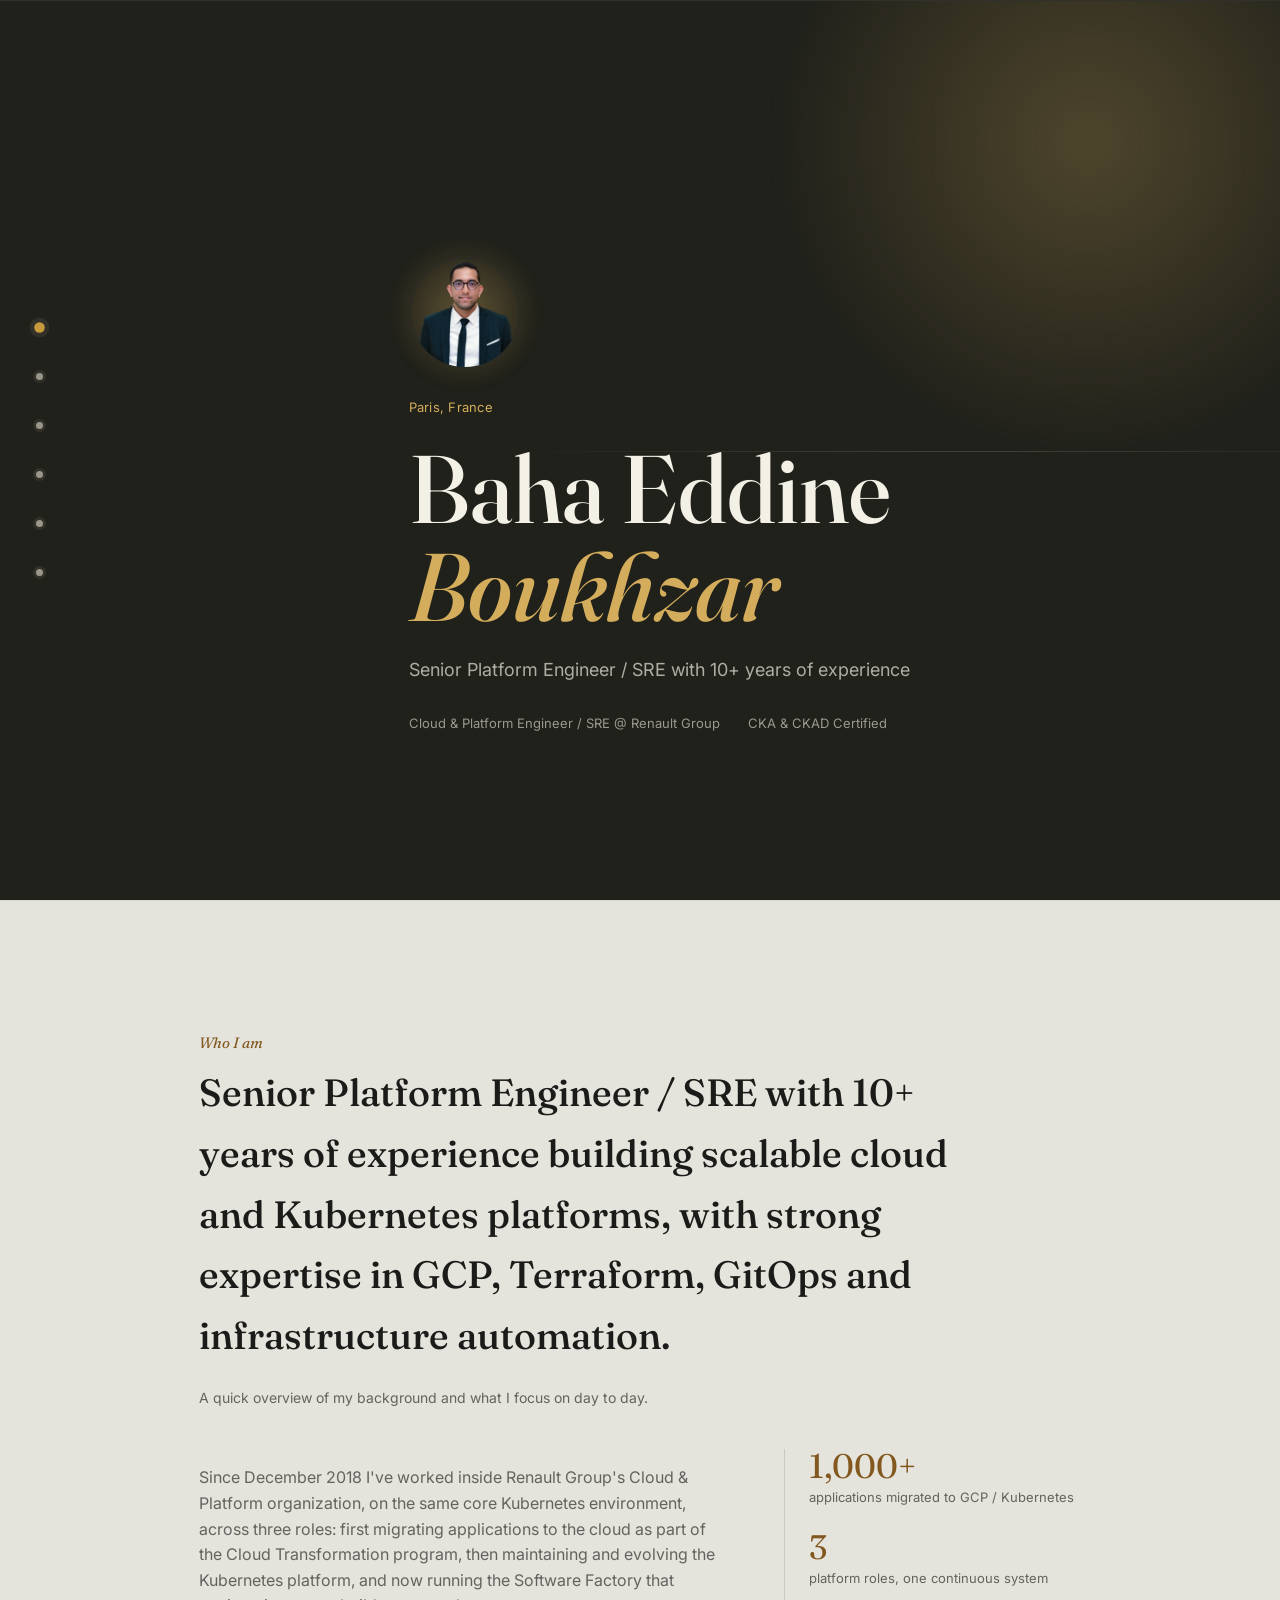
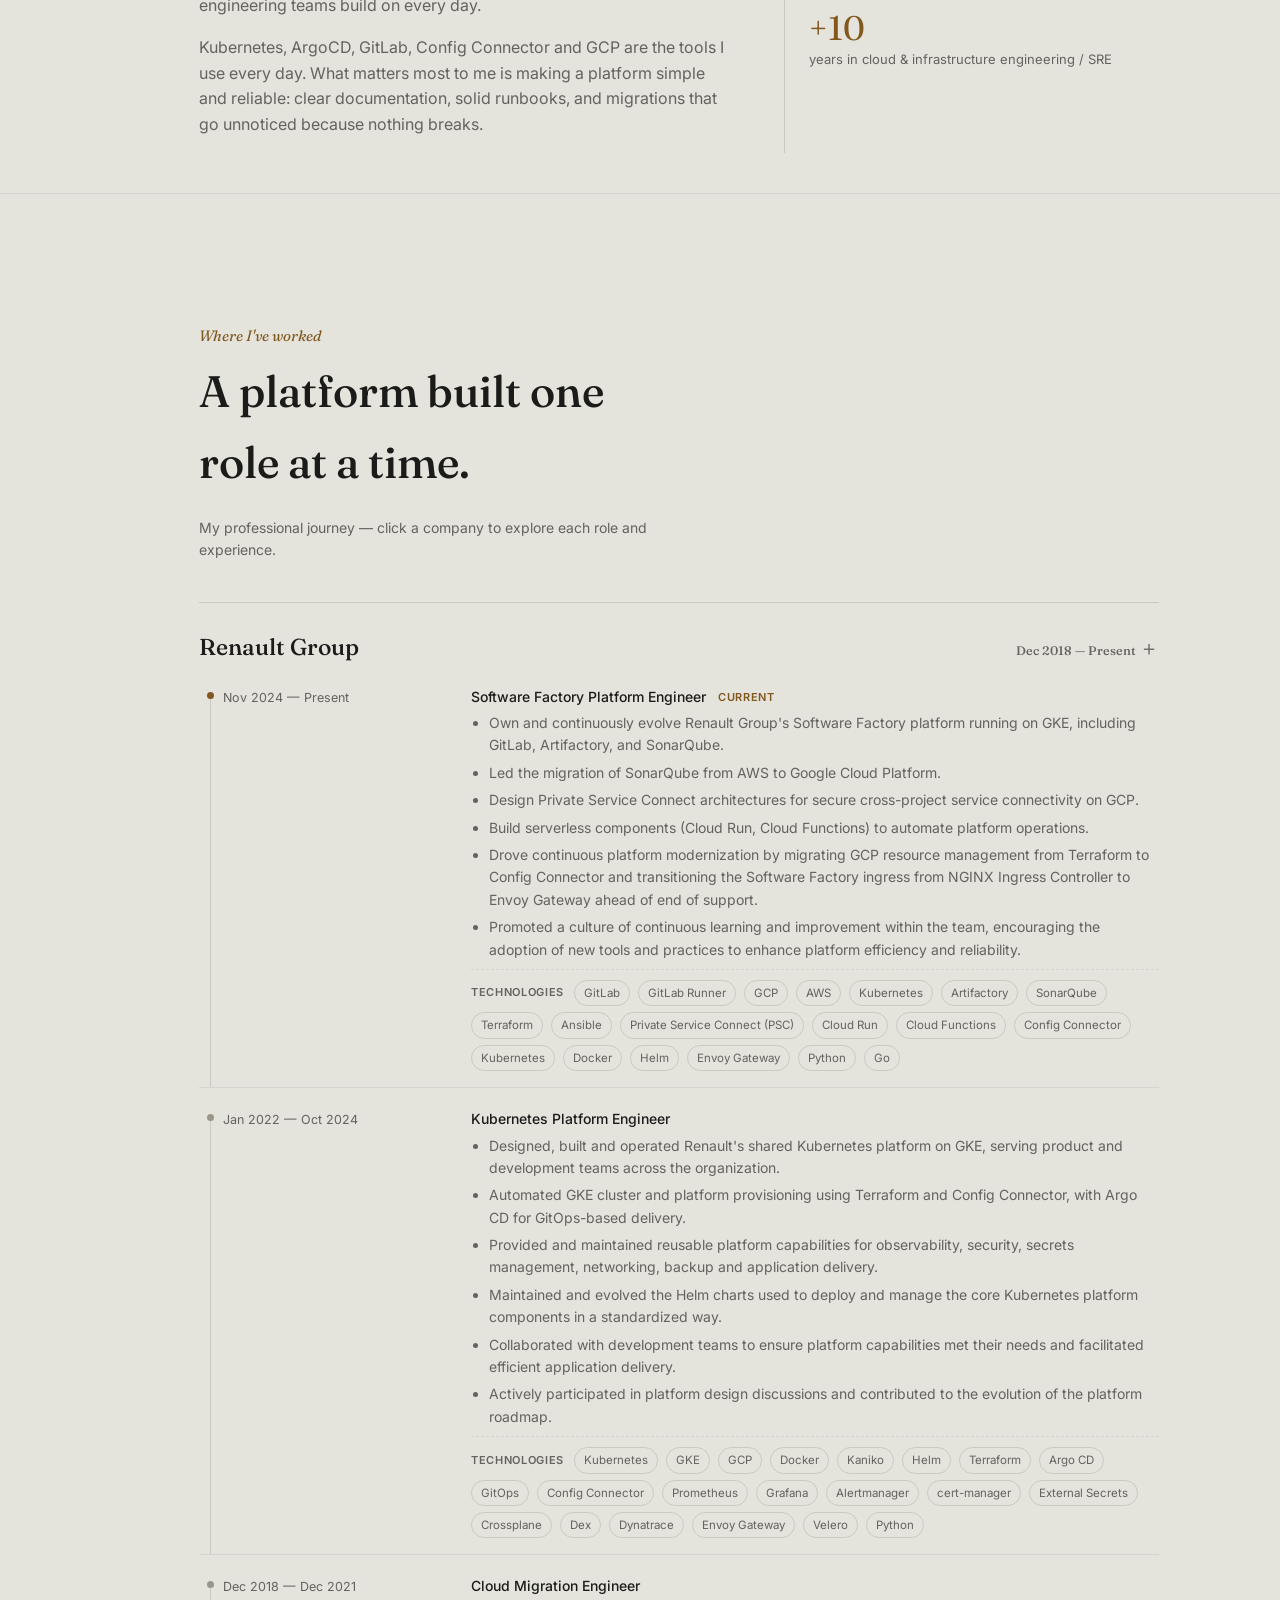
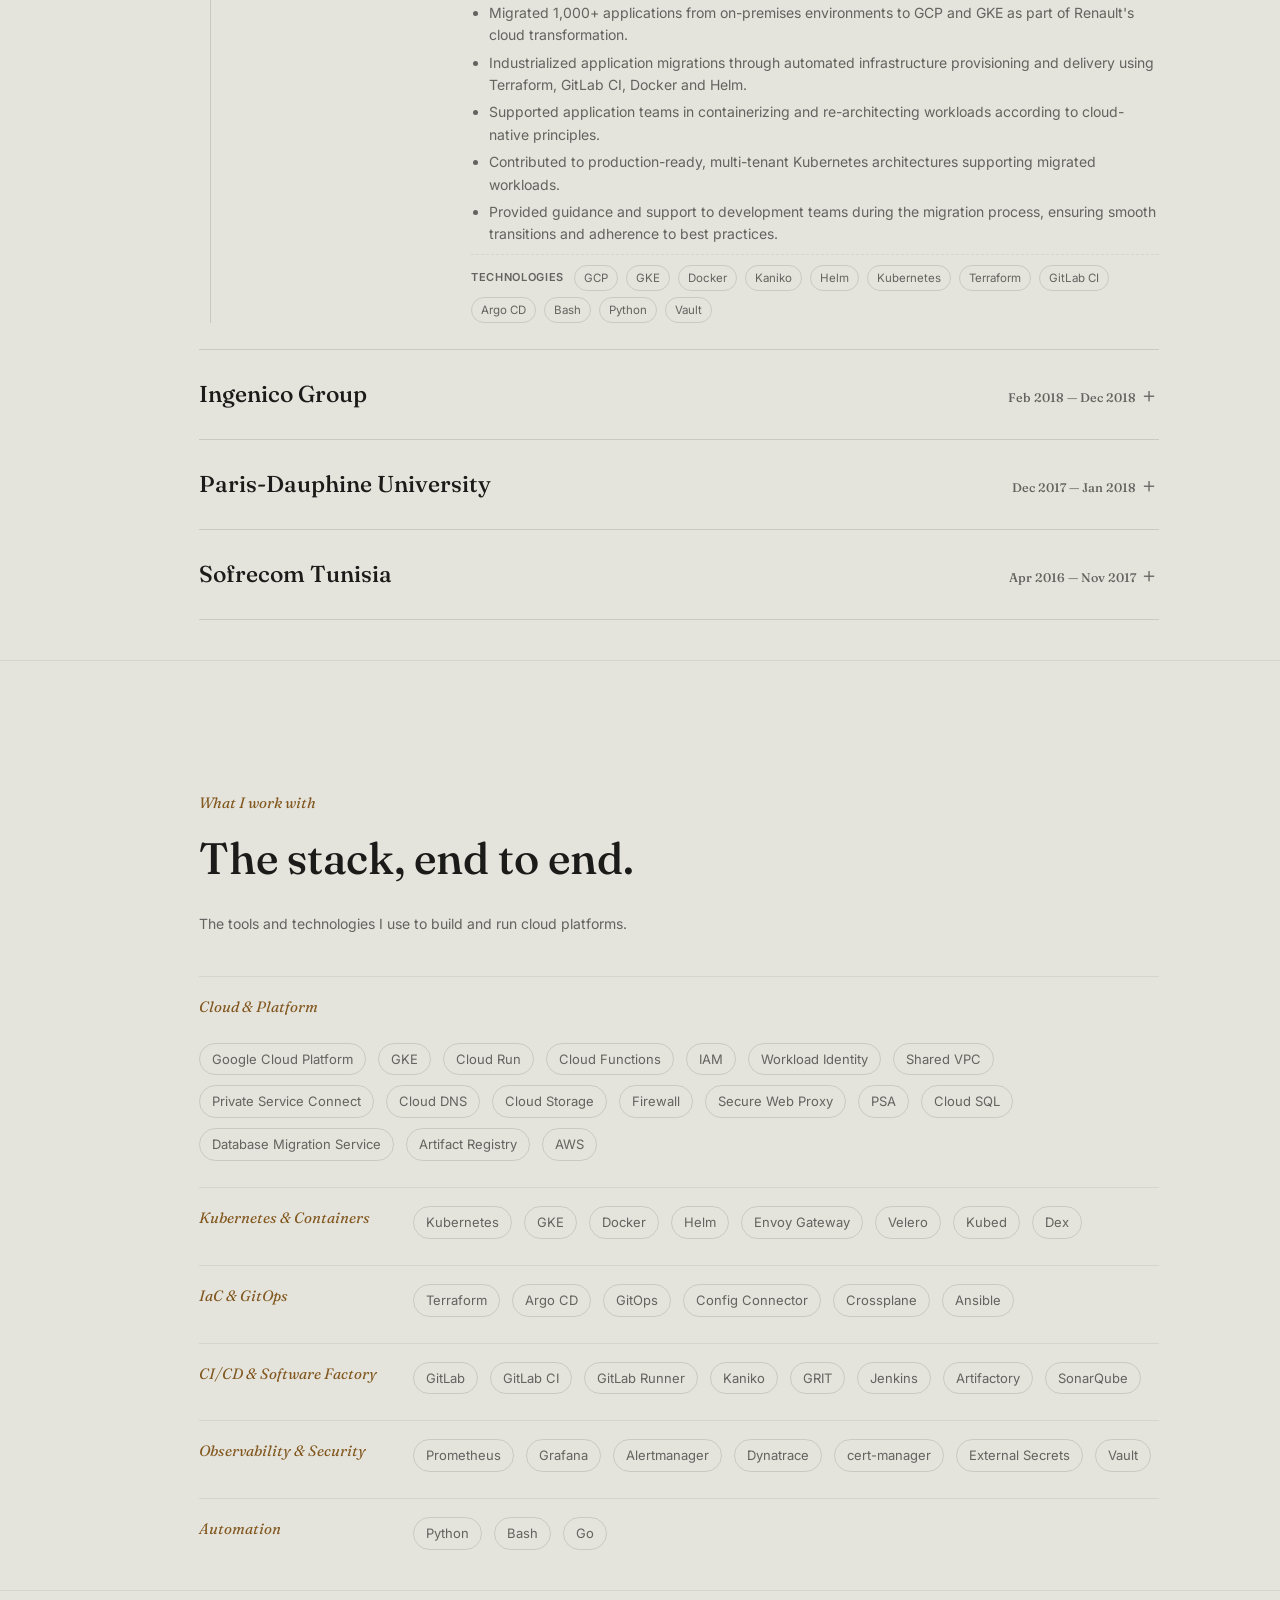
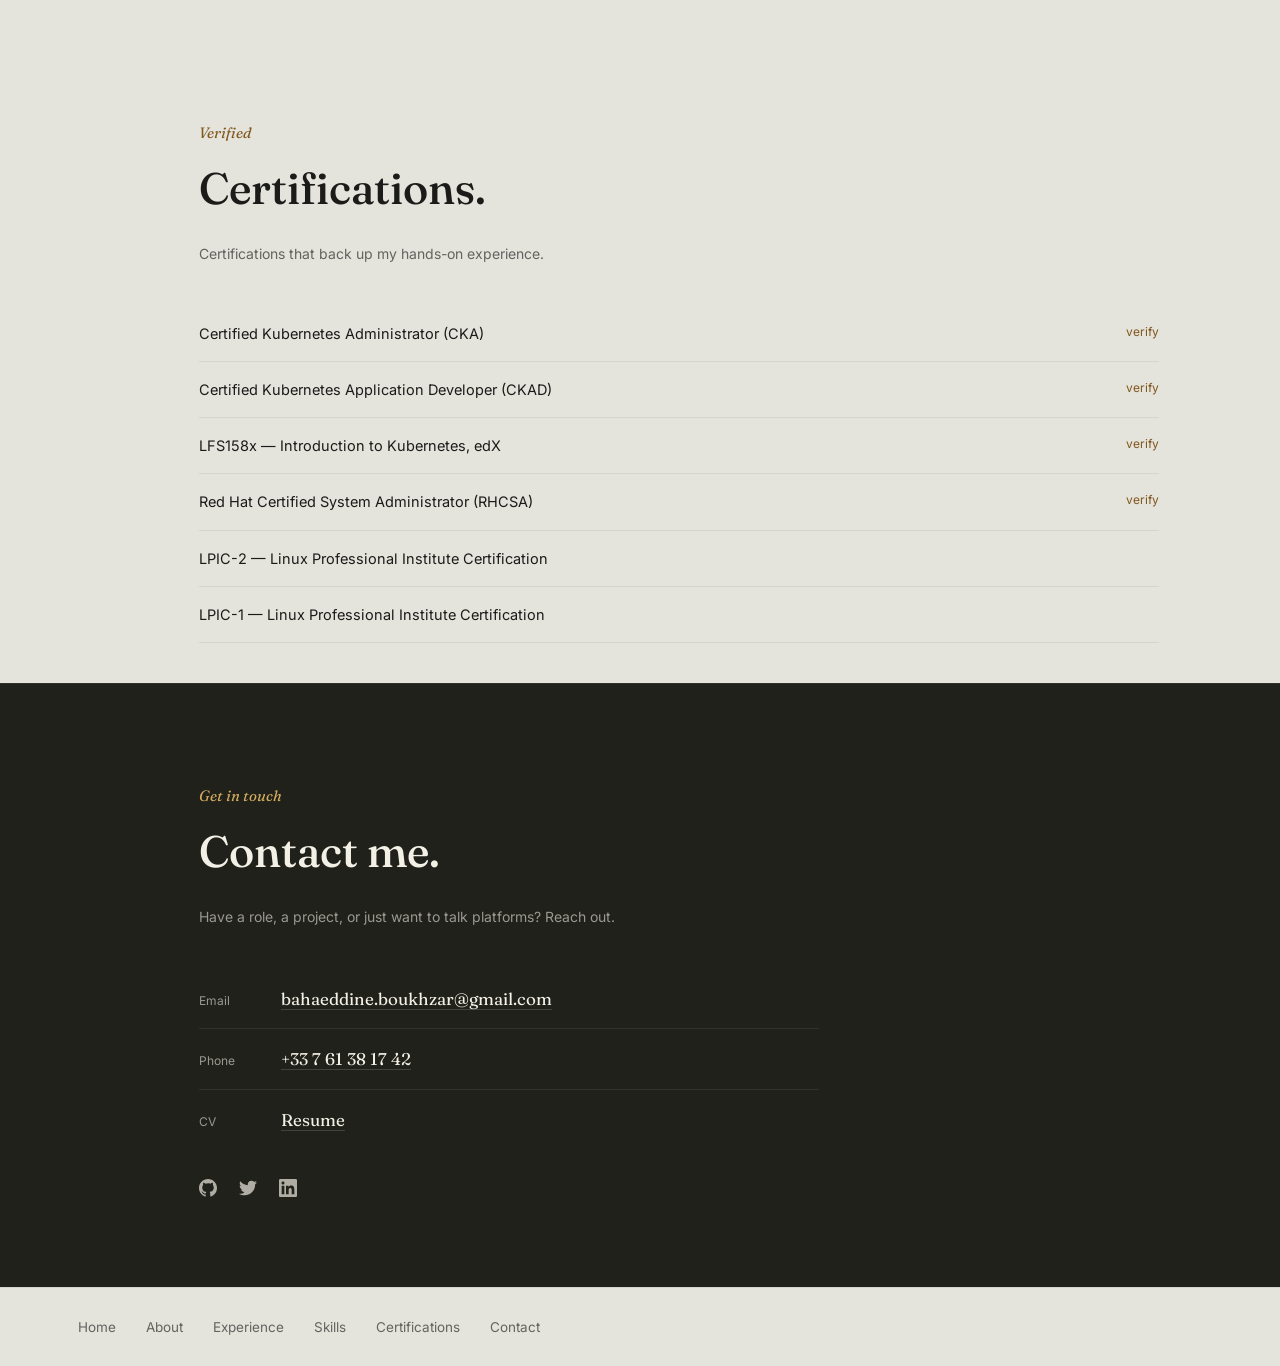
<file: index.html>
<!DOCTYPE html>
<html lang="en">
<head>
<meta charset="UTF-8">
<script>document.documentElement.classList.add('js');</script>
<title>Baha Eddine Boukhzar — Cloud &amp; Platform Engineer</title>
<meta name="viewport" content="width=device-width, initial-scale=1">
<link rel="preconnect" href="https://fonts.googleapis.com">
<link href="https://fonts.googleapis.com/css2?family=Fraunces:opsz,wght@9..144,400;9..144,500;9..144,600&family=Inter:wght@400;500;600&display=swap" rel="stylesheet">
<style>
  :root{
    --bg:#E4E3DC;
    --bg-raise:#F2F1EA;
    --line: rgba(24,24,22,0.13);
    --line-soft: rgba(24,24,22,0.07);
    --ink:#1B1B19;
    --ink-dim: rgba(27,27,25,0.64);
    --ink-faint: rgba(27,27,25,0.64);
    --gold:#82581F;
    --serif:'Fraunces', serif;
    --sans:'Inter', sans-serif;
  }
  *{box-sizing:border-box;}
  html{scroll-behavior:smooth;}
  body{
    margin:0;
    background:var(--bg);
    color:var(--ink);
    font-family:var(--sans);
    font-size:16px;
    line-height:1.6;
    -webkit-font-smoothing:antialiased;
  }
  ::selection{background:var(--gold); color:#FFF8EC;}
  a{color:inherit;}
  .wrap{max-width:1040px; margin:0 auto; padding:0 40px;}

  /* -------- side nav -------- */
  nav.rail{
    position:fixed;
    left:0; top:0; bottom:0;
    width:78px;
    display:flex;
    flex-direction:column;
    align-items:center;
    justify-content:center;
    gap:26px;
    z-index:50;
  }
  nav.rail .dot-item{
    position:relative;
    display:flex;
    align-items:center;
  }
  nav.rail button{
    background:none;
    border:none;
    padding:8px;
    cursor:pointer;
    display:flex;
    align-items:center;
  }
  nav.rail .dot{
    width:7px; height:7px;
    border-radius:50%;
    background:#9A968A;
    box-shadow:0 0 0 3px rgba(128,124,112,0.18);
    transition:background .3s, transform .3s;
  }
  nav.rail .dot-item.active .dot{
    background:#C79A3E;
    transform:scale(1.5);
  }
  nav.rail .label{
    position:absolute;
    left:26px;
    font-family:var(--sans);
    font-size:12px;
    letter-spacing:.03em;
    color:#F3F0E6;
    background:rgba(20,20,17,0.78);
    padding:4px 10px;
    border-radius:4px;
    white-space:nowrap;
    opacity:0;
    transform:translateX(-6px);
    transition:opacity .25s, transform .25s;
    pointer-events:none;
  }
  nav.rail .dot-item:hover .label{opacity:1; transform:translateX(0);}
  @media (max-width:820px){ nav.rail{display:none;} }

  /* -------- mobile top nav -------- */
  nav.mobile-topnav{display:none;}
  @media (max-width:820px){
    nav.mobile-topnav{
      display:flex;
      position:sticky;
      top:0;
      z-index:60;
      gap:22px;
      padding:14px 20px;
      background:rgba(228,227,220,0.92);
      backdrop-filter:blur(8px);
      -webkit-backdrop-filter:blur(8px);
      border-bottom:1px solid var(--line);
      overflow-x:auto;
      -webkit-overflow-scrolling:touch;
      scrollbar-width:none;
    }
    nav.mobile-topnav::-webkit-scrollbar{display:none;}
    nav.mobile-topnav a{
      flex-shrink:0;
      font-family:var(--sans);
      font-size:13px;
      color:var(--ink-dim);
      text-decoration:none;
      white-space:nowrap;
      padding-bottom:2px;
      border-bottom:1px solid transparent;
      transition:color .2s, border-color .2s;
    }
    nav.mobile-topnav a:hover, nav.mobile-topnav a:focus-visible{color:var(--ink); border-color:var(--gold);}
  }

  /* -------- hero -------- */
  .hero{
    --bg:#20211B;
    --bg-raise:#2B2C24;
    --line: rgba(243,240,230,0.16);
    --line-soft: rgba(243,240,230,0.08);
    --ink:#F3F0E6;
    --ink-dim: rgba(243,240,230,0.68);
    --ink-faint: rgba(243,240,230,0.58);
    --gold:#D4AD5C;
    background:var(--bg);
    color:var(--ink);
    min-height:100vh;
    display:flex;
    flex-direction:column;
    justify-content:center;
    position:relative;
    padding-left:78px;
    overflow:hidden;
  }
  .hero .field-line{
    position:absolute;
    right:-10%;
    top:50%;
    width:70%;
    height:1px;
    background:linear-gradient(90deg, transparent, var(--line), transparent);
    transform-origin:center;
    animation:drift 18s ease-in-out infinite;
  }
  .hero .glow{
    position:absolute;
    top:-20%;
    right:-10%;
    width:640px;
    height:640px;
    background:radial-gradient(circle, rgba(212,173,92,0.26) 0%, rgba(212,173,92,0) 70%);
    filter:blur(10px);
    pointer-events:none;
    animation:glowpulse 10s ease-in-out infinite;
  }
  @keyframes glowpulse{
    0%,100%{ opacity:0.75; transform:scale(1); }
    50%{ opacity:1; transform:scale(1.08); }
  }
  @keyframes drift{
    0%,100%{ transform: translateY(-40px) rotate(-3deg) scaleX(1);}
    50%{ transform: translateY(30px) rotate(2deg) scaleX(1.08);}
  }
  .portrait-wrap{
    position:relative;
    width:112px;
    height:112px;
    margin-bottom:28px;
  }
  .portrait-wrap .halo{
    position:absolute;
    inset:-18px;
    background:radial-gradient(circle, rgba(212,173,92,0.36) 0%, rgba(212,173,92,0) 72%);
    filter:blur(4px);
  }
  .portrait{
    position:relative;
    width:112px;
    height:112px;
    border-radius:50%;
    object-fit:cover;
    display:block;
    border:2px solid var(--bg-raise);
    box-shadow:0 6px 22px rgba(27,26,22,0.14);
  }
  .eyebrow{
    font-family:var(--sans);
    font-size:13px;
    color:var(--gold);
    letter-spacing:.02em;
    margin-bottom:22px;
  }
  h1.name{
    font-family:var(--serif);
    font-weight:500;
    font-size:clamp(48px, 8vw, 96px);
    line-height:1.02;
    margin:0 0 20px;
    max-width:14ch;
  }
  h1.name em{
    font-style:italic;
    color:var(--gold);
  }
  .hero .tagline{
    font-size:18px;
    color:var(--ink-dim);
    max-width:46ch;
    margin:0 0 28px;
  }
  .hero-stats{
    display:flex;
    gap:34px;
    margin-bottom:32px;
  }
  .hero-stats .hstat{display:flex; flex-direction:column; gap:2px;}
  .hero-stats .hstat-num{
    font-family:var(--serif);
    font-size:28px;
    font-weight:500;
    color:var(--gold);
    line-height:1;
  }
  .hero-stats .hstat-lbl{font-size:12px; color:var(--ink-faint);}
  .hero .meta-row{
    display:flex;
    gap:28px;
    flex-wrap:wrap;
    font-size:13px;
    color:var(--ink-faint);
  }
  .hero .meta-row a{
    text-decoration:none;
    border-bottom:1px solid transparent;
    transition:border-color .2s, color .2s;
  }
  .hero .meta-row a:hover{color:var(--ink); border-color:var(--gold);}
  .scroll-cue{
    position:absolute;
    bottom:44px;
    left:78px;
    font-size:11px;
    color:var(--ink-faint);
    display:flex;
    align-items:center;
    gap:10px;
  }
  .scroll-cue .line{width:32px; height:1px; background:var(--ink-faint);}

  /* -------- sections -------- */
  section{
    padding:130px 0 40px 78px;
    position:relative;
    border-top:1px solid var(--line-soft);
  }
  @media (min-width:821px){ .hero .wrap{padding-left:0;} }
  @media (max-width:820px){ section{padding-left:0;} .hero{padding-left:0;} .scroll-cue{left:40px;} }

  .reveal{
    transition:opacity .7s ease, transform .7s ease;
  }
  .js .reveal{
    opacity:0;
    transform:translateY(24px);
  }
  .reveal.in{opacity:1; transform:translateY(0);}
  @media (prefers-reduced-motion: reduce){
    .reveal, .js .reveal{opacity:1; transform:none; transition:none;}
    .hero .field-line{animation:none;}
    .hero .glow{animation:none;}
  }

  .kicker{
    font-family:var(--serif);
    font-style:italic;
    font-size:15px;
    color:var(--gold);
    margin-bottom:8px;
  }
  h2.head{
    font-family:var(--serif);
    font-weight:500;
    font-size:clamp(30px,4vw,44px);
    margin:0 0 40px;
    max-width:16ch;
  }
  #about h2.head{
    max-width:30ch;
    font-size:clamp(26px,3.4vw,38px);
  }
  .section-summary{
    color:var(--ink-faint);
    font-size:14px;
    max-width:52ch;
    margin:-20px 0 40px;
  }

  /* about */
  .about-grid{
    display:grid;
    grid-template-columns: 1.4fr 1fr;
    gap:60px;
  }
  .about-grid p{color:var(--ink-dim); max-width:56ch;}
  .about-grid p + p{margin-top:16px;}
  .stat-list{
    display:flex;
    flex-direction:column;
    gap:22px;
    border-left:1px solid var(--line);
    padding-left:24px;
  }
  .stat-list .num{
    font-family:var(--serif);
    font-size:34px;
    color:var(--gold);
    line-height:1;
  }
  .stat-list .lbl{font-size:13px; color:var(--ink-faint); margin-top:4px;}
  @media (max-width:820px){ .about-grid{grid-template-columns:1fr;} }

  /* experience index */
  .exp-index{border-top:1px solid var(--line);}
  .exp-row{
    border-bottom:1px solid var(--line);
    padding:26px 0;
  }
  .exp-row .exp-top{
    display:flex;
    justify-content:space-between;
    align-items:baseline;
    gap:20px;
    flex-wrap:wrap;
    width:100%;
    background:none;
    border:none;
    margin:0;
    padding:0;
    font:inherit;
    color:inherit;
    text-align:left;
    cursor:pointer;
  }
  .exp-row h3{margin:0; font-family:var(--serif); font-size:23px; font-weight:500;}
  .exp-row .exp-when{
    font-size:12.5px;
    color:var(--ink-faint);
    white-space:nowrap;
  }
  .exp-row .exp-body{
    display:grid;
    grid-template-rows:1fr;
    transition:grid-template-rows .5s ease;
  }
  .exp-row .exp-body > .exp-body-inner{
    overflow:hidden;
    min-height:0;
  }
  .js .exp-row .exp-body{grid-template-rows:0fr;}
  .js .exp-row.open .exp-body{grid-template-rows:1fr;}
  .exp-role{
    padding-top:20px;
    display:grid;
    grid-template-columns: 220px 1fr;
    gap:6px 28px;
    font-size:14px;
    color:var(--ink-dim);
  }
  .exp-role + .exp-role{border-top:1px solid var(--line-soft); margin-top:16px; padding-top:20px;}
  .exp-role .r-meta{color:var(--ink-faint); font-size:12.5px; padding-top:2px;}
  .exp-role .r-title{color:var(--ink); font-weight:500; font-size:inherit; margin:0 0 4px;}
  .r-current{
    font-family:var(--sans);
    font-size:11px;
    font-weight:600;
    letter-spacing:.06em;
    text-transform:uppercase;
    color:var(--gold);
    margin-left:8px;
    vertical-align:middle;
  }
  .exp-role ul{margin:0; padding-left:18px;}
  .exp-role li{margin-bottom:5px;}
  .exp-body--threaded .exp-role{position:relative; padding-left:24px;}
  .exp-body--threaded .exp-role::before{
    content:"";
    position:absolute;
    left:8px; top:26px;
    width:7px; height:7px;
    border-radius:50%;
    background:#9A968A;
  }
  .exp-body--threaded .exp-role--current::before{background:var(--gold);}
  .exp-body--threaded .exp-role::after{
    content:"";
    position:absolute;
    left:11px; top:33px; bottom:-16px;
    width:1px;
    background:var(--line);
  }
  .exp-body--threaded .exp-role:last-of-type::after{bottom:0;}
  .exp-note{
    grid-column:1/-1;
    font-size:12.8px;
    color:var(--ink-faint);
    border-left:2px solid var(--gold);
    padding-left:12px;
    margin-top:6px;
  }
  @media (max-width:640px){ .exp-role{grid-template-columns:1fr;} }
  .exp-toggle{color:var(--ink-faint); font-size:20px; font-family:var(--serif);}
  .r-tech{
    grid-column:1/-1;
    margin-top:8px;
    padding-top:10px;
    border-top:1px dashed var(--line-soft);
    display:flex;
    flex-wrap:wrap;
    gap:6px 8px;
    align-items:center;
  }
  .r-tech-label{
    font-size:11px;
    font-weight:600;
    letter-spacing:.06em;
    text-transform:uppercase;
    color:var(--ink-faint);
    margin-right:2px;
  }
  .r-tech .tech-tag{
    font-size:11.5px;
    color:var(--ink-dim);
    border:1px solid var(--line);
    padding:3px 9px;
    border-radius:999px;
  }

  /* skills */
  .skill-cats{display:flex; flex-direction:column; gap:26px;}
  .skill-cat{display:flex; gap:24px; border-top:1px solid var(--line-soft); padding-top:18px; flex-wrap:wrap;}
  .skill-cat .cat-name{
    width:190px;
    flex-shrink:0;
    font-family:var(--serif);
    font-style:italic;
    color:var(--gold);
    font-size:15px;
  }
  .skill-cat .tags{display:flex; flex-wrap:wrap; gap:10px 12px;}
  .skill-cat .tag{
    font-size:13px;
    color:var(--ink-dim);
    border:1px solid var(--line);
    padding:5px 12px;
    border-radius:999px;
  }
  @media (max-width:640px){
    .skill-cat{flex-direction:column; gap:10px;}
    .skill-cat .cat-name{width:auto;}
  }

  /* certifications */
  .cert-list{display:flex; flex-direction:column;}
  .cert-item{
    display:flex;
    justify-content:space-between;
    gap:20px;
    padding:16px 0;
    border-bottom:1px solid var(--line-soft);
    font-size:14.5px;
  }
  .cert-item .cname{color:var(--ink);}
  .cert-item .clic{color:var(--ink-faint); font-size:12px;}
  .cert-item a{font-size:12px; color:var(--gold); text-decoration:none; border-bottom:1px solid transparent;}
  .cert-item a:hover{border-color:var(--gold);}

  /* contact / footer */
  #contact.contact-cta{
    --bg:#20211B;
    --bg-raise:#2B2C24;
    --line: rgba(243,240,230,0.16);
    --line-soft: rgba(243,240,230,0.08);
    --ink:#F3F0E6;
    --ink-dim: rgba(243,240,230,0.68);
    --ink-faint: rgba(243,240,230,0.58);
    --gold:#D4AD5C;
    background:var(--bg);
    color:var(--ink);
    padding-top:100px;
    padding-bottom:90px;
    margin-top:0;
  }
  .contact-block .row{
    display:flex;
    align-items:baseline;
    gap:18px;
    padding:16px 0;
    border-top:1px solid var(--line-soft);
    max-width:620px;
  }
  .contact-block .row:first-child{border-top:none;}
  .contact-block .rlabel{
    width:64px;
    flex-shrink:0;
    font-size:12px;
    color:var(--ink-faint);
  }
  .contact-block .rvalue a{
    font-family:var(--serif);
    font-size:clamp(15px,1.4vw,17px);
    color:var(--ink);
    text-decoration:none;
    border-bottom:1px solid var(--line);
    transition:color .25s, border-color .25s;
  }
  .contact-block .rvalue a:hover{color:var(--gold); border-color:var(--gold);}
  .contact-block .row-email{padding-bottom:26px;}
  .contact-block .row-email .rvalue a{
    font-family:var(--serif);
    font-weight:500;
    font-size:clamp(28px,3.6vw,40px);
    color:var(--ink);
    border-bottom:2px solid var(--gold);
    padding-bottom:3px;
    overflow-wrap:anywhere;
  }
  .contact-block .row-email .rvalue a:hover{color:var(--gold);}
  .social-row{
    display:flex;
    gap:22px;
    margin-top:30px;
  }
  .social-row a{
    color:var(--ink-dim);
    transition:color .2s, transform .2s;
    display:inline-flex;
    align-items:center;
    justify-content:center;
    padding:13px;
    margin:-13px;
  }
  .social-row a svg{width:18px; height:18px;}
  .social-row a:hover{color:var(--gold); transform:translateY(-2px);}
  .quicknav{
    padding:26px 40px 26px 78px;
    border-top:1px solid var(--line-soft);
  }
  .quicknav ul{
    list-style:none;
    margin:0; padding:0;
    display:flex;
    flex-wrap:wrap;
    gap:10px 30px;
  }
  .quicknav a{
    text-decoration:none;
    color:var(--ink-dim);
    font-size:13.5px;
    transition:color .2s;
  }
  .quicknav a:hover{color:var(--gold);}
  footer.foot{
    padding:20px 40px 26px 78px;
    font-size:11.5px;
    color:var(--ink-faint);
    text-align:left;
  }
  @media (max-width:820px){ footer.foot{padding-left:40px;} .quicknav{padding-left:40px;} }
  footer.foot a.contact-link{
    color:var(--ink-dim);
    text-decoration:none;
    border-bottom:1px solid var(--line);
    padding-bottom:1px;
    transition:color .2s, border-color .2s;
  }
  footer.foot a.contact-link:hover{color:var(--gold); border-color:var(--gold);}
  @media (max-width:820px){ footer.foot{padding-left:40px; text-align:left;} .outro-grid{grid-template-columns:1fr; gap:40px;} }
</style>
</head>
<body>

<nav class="mobile-topnav" aria-label="Section navigation">
  <a href="#hero">Home</a>
  <a href="#about">About</a>
  <a href="#experience">Experience</a>
  <a href="#skills">Skills</a>
  <a href="#certifications">Certifications</a>
  <a href="#contact">Contact</a>
</nav>

<nav class="rail" id="rail">
  <div class="dot-item" data-target="#hero"><button aria-label="Home"><span class="dot"></span></button><span class="label">Home</span></div>
  <div class="dot-item" data-target="#about"><button aria-label="About"><span class="dot"></span></button><span class="label">About</span></div>
  <div class="dot-item" data-target="#experience"><button aria-label="Experience"><span class="dot"></span></button><span class="label">Experience</span></div>
  <div class="dot-item" data-target="#skills"><button aria-label="Skills"><span class="dot"></span></button><span class="label">Skills</span></div>
  <div class="dot-item" data-target="#certifications"><button aria-label="Certifications"><span class="dot"></span></button><span class="label">Certifications</span></div>
  <div class="dot-item" data-target="#contact"><button aria-label="Contact"><span class="dot"></span></button><span class="label">Contact</span></div>
</nav>

<section id="hero" class="hero">
  <div class="field-line"></div>
  <div class="glow"></div>
  <div class="wrap">
    <div class="portrait-wrap">
      <div class="halo"></div>
      <img class="portrait" src="./media/images/baha2.png" alt="Baha Eddine Boukhzar">
    </div>
    <div class="eyebrow">Paris, France</div>
    <h1 class="name">Baha Eddine<br><em>Boukhzar</em></h1>
    <p class="tagline">Senior Platform Engineer / SRE with 10+ years of experience</p>

    <div class="meta-row">
      <!-- <a href="mailto:bahaeddine.boukhzar@gmail.com">bahaeddine.boukhzar@gmail.com</a> -->
      <span>Cloud &amp; Platform Engineer / SRE @ Renault Group</span>
      <span>CKA &amp; CKAD Certified</span>
    </div>
  </div>
  <!-- <div class="scroll-cue"><span class="line"></span> Scroll</div> -->
</section>

<section id="about">
  <div class="wrap">
    <div class="kicker reveal">Who I am</div>
    <h2 class="head reveal">Senior Platform Engineer / SRE with 10+ years of experience building scalable cloud and Kubernetes platforms, with strong expertise in GCP, Terraform, GitOps and infrastructure automation.</h2>
    <p class="section-summary reveal">A quick overview of my background and what I focus on day to day.</p>
    <div class="about-grid reveal">
      <div>
        <p>Since December 2018 I've worked inside Renault Group's Cloud &amp; Platform organization, on the same core Kubernetes environment, across three roles: first migrating applications to the cloud as part of the Cloud Transformation program, then maintaining and evolving the Kubernetes platform, and now running the Software Factory that engineering teams build on every day.</p>
        <p>Kubernetes, ArgoCD, GitLab, Config Connector and GCP are the tools I use every day. What matters most to me is making a platform simple and reliable: clear documentation, solid runbooks, and migrations that go unnoticed because nothing breaks.</p>
      </div>
      <div class="stat-list">
        <div><div class="num">1,000+</div><div class="lbl">applications migrated to GCP / Kubernetes</div></div>
        <div><div class="num">3</div><div class="lbl">platform roles, one continuous system</div></div>
        <div><div class="num">+10</div><div class="lbl">years in cloud &amp; infrastructure engineering / SRE</div></div>
      </div>
    </div>
  </div>
</section>

<section id="experience">
  <div class="wrap">
    <div class="kicker reveal">Where I've worked</div>
    <h2 class="head reveal">A platform built one role at a time.</h2>
    <p class="section-summary reveal">My professional journey — click a company to explore each role and experience.</p>
    <div class="exp-index reveal">
      <div class="exp-row open" data-exp>
        <h3><button type="button" class="exp-top" aria-expanded="true" aria-controls="exp-body-renault">
          <span class="exp-company">Renault Group</span>
          <span class="exp-when">Dec 2018 — Present <span class="exp-toggle">＋</span></span>
        </button></h3>
        <div class="exp-body exp-body--threaded" id="exp-body-renault">
         <div class="exp-body-inner">

          <div class="exp-role exp-role--current">
            <div class="r-meta">Nov 2024 — Present</div>
            <div>
              <h4 class="r-title">Software Factory Platform Engineer <span class="r-current">Current</span></h4>
              <ul>
                <li>Own and continuously evolve Renault Group's Software Factory platform running on GKE, including GitLab, Artifactory, and SonarQube.</li>
                <li>Led the migration of SonarQube from AWS to Google Cloud Platform.</li>
                <li>Design Private Service Connect architectures for secure cross-project service connectivity on GCP.</li>
                <li>Build serverless components (Cloud Run, Cloud Functions) to automate platform operations.</li>
                <li>Drove continuous platform modernization by migrating GCP resource management from Terraform to Config Connector and transitioning the Software Factory ingress from NGINX Ingress Controller to Envoy Gateway ahead of end of support.</li>
                <li>Promoted a culture of continuous learning and improvement within the team, encouraging the adoption of new tools and practices to enhance platform efficiency and reliability.</li>
              </ul>
              <div class="r-tech"><span class="r-tech-label">Technologies</span><span class="tech-tag">GitLab</span><span class="tech-tag">GitLab Runner</span><span class="tech-tag">GCP</span><span class="tech-tag">AWS</span><span class="tech-tag">Kubernetes</span><span class="tech-tag">Artifactory</span><span class="tech-tag">SonarQube</span><span class="tech-tag">Terraform</span><span class="tech-tag">Ansible</span><span class="tech-tag">Private Service Connect (PSC)</span><span class="tech-tag">Cloud Run</span><span class="tech-tag">Cloud Functions</span><span class="tech-tag">Config Connector</span><span class="tech-tag">Kubernetes</span><span class="tech-tag">Docker</span><span class="tech-tag">Helm</span><span class="tech-tag">Envoy Gateway</span><span class="tech-tag">Python</span><span class="tech-tag">Go</span></div>
            </div>
          </div>

          <div class="exp-role">
            <div class="r-meta">Jan 2022 — Oct 2024</div>
            <div>
              <h4 class="r-title">Kubernetes Platform Engineer</h4>
              <ul>
                <li>Designed, built and operated Renault's shared Kubernetes platform on GKE, serving product and development teams across the organization.</li>
                <li>Automated GKE cluster and platform provisioning using Terraform and Config Connector, with Argo CD for GitOps-based delivery.</li>
                <li>Provided and maintained reusable platform capabilities for observability, security, secrets management, networking, backup and application delivery.</li>
                <li>Maintained and evolved the Helm charts used to deploy and manage the core Kubernetes platform components in a standardized way.</li>
                <li>Collaborated with development teams to ensure platform capabilities met their needs and facilitated efficient application delivery.</li>
                <li>Actively participated in platform design discussions and contributed to the evolution of the platform roadmap.</li>
              </ul>
              <div class="r-tech"><span class="r-tech-label">Technologies</span><span class="tech-tag">Kubernetes</span><span class="tech-tag">GKE</span><span class="tech-tag">GCP</span><span class="tech-tag">Docker</span><span class="tech-tag">Kaniko</span><span class="tech-tag">Helm</span><span class="tech-tag">Terraform</span><span class="tech-tag">Argo CD</span><span class="tech-tag">GitOps</span><span class="tech-tag">Config Connector</span><span class="tech-tag">Prometheus</span><span class="tech-tag">Grafana</span><span class="tech-tag">Alertmanager</span><span class="tech-tag">cert-manager</span><span class="tech-tag">External Secrets</span><span class="tech-tag">Crossplane</span><span class="tech-tag">Dex</span><span class="tech-tag">Dynatrace</span><span class="tech-tag">Envoy Gateway</span><span class="tech-tag">Velero</span><span class="tech-tag">Python</span></div>
            </div>
          </div>

          <div class="exp-role">
            <div class="r-meta">Dec 2018 — Dec 2021</div>
            <div>
              <h4 class="r-title">Cloud Migration Engineer</h4>
              <ul>
                <li>Migrated 1,000+ applications from on-premises environments to GCP and GKE as part of Renault's cloud transformation.</li>
                <li>Industrialized application migrations through automated infrastructure provisioning and delivery using Terraform, GitLab CI, Docker and Helm.</li>
                <li>Supported application teams in containerizing and re-architecting workloads according to cloud-native principles.</li>
                <li>Contributed to production-ready, multi-tenant Kubernetes architectures supporting migrated workloads.</li>
                <li>Provided guidance and support to development teams during the migration process, ensuring smooth transitions and adherence to best practices.</li>
              </ul>
              <div class="r-tech"><span class="r-tech-label">Technologies</span><span class="tech-tag">GCP</span><span class="tech-tag">GKE</span><span class="tech-tag">Docker</span><span class="tech-tag">Kaniko</span><span class="tech-tag">Helm</span><span class="tech-tag">Kubernetes</span><span class="tech-tag">Terraform</span><span class="tech-tag">GitLab CI</span><span class="tech-tag">Argo CD</span><span class="tech-tag">Bash</span><span class="tech-tag">Python</span><span class="tech-tag">Vault</span></div>
            </div>
          </div>
         </div>
        </div>
      </div>

      <div class="exp-row" data-exp>
        <h3><button type="button" class="exp-top" aria-expanded="false" aria-controls="exp-body-ingenico">
          <span class="exp-company">Ingenico Group</span>
          <span class="exp-when">Feb 2018 — Dec 2018 <span class="exp-toggle">＋</span></span>
        </button></h3>
        <div class="exp-body" id="exp-body-ingenico">
         <div class="exp-body-inner">
          <div class="exp-role" style="grid-template-columns:1fr;">
            <div>
              <h4 class="r-title">Continuous Integration Expert</h4>
              <ul>
                <li>Built a CI pipeline (Jenkins, Nexus, Docker, Vagrant, Maven/Gradle) for embedded payment-terminal software.</li>
                <li>Automated migration of Java, Python and C projects to Bitbucket.</li>
                <li>Moved the Ingenico Build System from Vagrant to Docker.</li>
              </ul>
              <div class="r-tech"><span class="r-tech-label">Technologies</span><span class="tech-tag">Jenkins</span><span class="tech-tag">Nexus</span><span class="tech-tag">Docker</span><span class="tech-tag">Vagrant</span><span class="tech-tag">Maven</span><span class="tech-tag">Gradle</span><span class="tech-tag">Java</span><span class="tech-tag">Python</span><span class="tech-tag">C</span><span class="tech-tag">Bitbucket</span></div>
            </div>
          </div>
         </div>
        </div>
      </div>

      <div class="exp-row" data-exp>
        <h3><button type="button" class="exp-top" aria-expanded="false" aria-controls="exp-body-dauphine">
          <span class="exp-company">Paris-Dauphine University</span>
          <span class="exp-when">Dec 2017 — Jan 2018 <span class="exp-toggle">＋</span></span>
        </button></h3>
        <div class="exp-body" id="exp-body-dauphine">
         <div class="exp-body-inner">
          <div class="exp-role" style="grid-template-columns:1fr;">
            <div>
              <h4 class="r-title">DevOps Engineer</h4>
              <ul>
                <li>Automated deployment of the Dauphine EBX solution with shell scripts and a versioned Docker image.</li>
                <li>Wrote an Ansible playbook to install and configure Oracle DB on RedHat.</li>
              </ul>
              <div class="r-tech"><span class="r-tech-label">Technologies</span><span class="tech-tag">Shell</span><span class="tech-tag">Docker</span><span class="tech-tag">Ansible</span><span class="tech-tag">Oracle Database</span><span class="tech-tag">Red Hat Enterprise Linux</span></div>
            </div>
          </div>
         </div>
        </div>
      </div>

      <div class="exp-row" data-exp>
        <h3><button type="button" class="exp-top" aria-expanded="false" aria-controls="exp-body-sofrecom">
          <span class="exp-company">Sofrecom Tunisia</span>
          <span class="exp-when">Apr 2016 — Nov 2017 <span class="exp-toggle">＋</span></span>
        </button></h3>
        <div class="exp-body" id="exp-body-sofrecom">
         <div class="exp-body-inner">
          <div class="exp-role" style="grid-template-columns:1fr;">
            <div>
              <h4 class="r-title">Systems &amp; Integration Engineer</h4>
              <ul>
                <li>Administered Orange Infra RedHat platforms and led the 2017 roadmap delivery.</li>
                <li>Ran on-site workshops and acceptance tests with Orange subsidiaries.</li>
              </ul>
              <div class="r-tech"><span class="r-tech-label">Technologies</span><span class="tech-tag">Red Hat Enterprise Linux</span><span class="tech-tag">Linux Administration</span></div>
            </div>
          </div>
         </div>
        </div>
      </div>

    </div>
  </div>
</section>

<section id="skills">
  <div class="wrap">
    <div class="kicker reveal">What I work with</div>
    <h2 class="head reveal">The stack, end to end.</h2>
    <p class="section-summary reveal">The tools and technologies I use to build and run cloud platforms.</p>
    <div class="skill-cats reveal">
      <div class="skill-cat">
        <div class="cat-name">Cloud &amp; Platform</div>
        <div class="tags"><span class="tag">Google Cloud Platform</span><span class="tag">GKE</span><span class="tag">Cloud Run</span><span class="tag">Cloud Functions</span><span class="tag">IAM</span><span class="tag">Workload Identity</span><span class="tag">Shared VPC</span><span class="tag">Private Service Connect</span><span class="tag">Cloud DNS</span><span class="tag">Cloud Storage</span><span class="tag">Firewall</span><span class="tag">Secure Web Proxy</span><span class="tag">PSA</span><span class="tag">Cloud SQL</span><span class="tag">Database Migration Service</span><span class="tag">Artifact Registry</span><span class="tag">AWS</span></div>
      </div>
      <div class="skill-cat">
        <div class="cat-name">Kubernetes &amp; Containers</div>
        <div class="tags"><span class="tag">Kubernetes</span><span class="tag">GKE</span><span class="tag">Docker</span><span class="tag">Helm</span><span class="tag">Envoy Gateway</span><span class="tag">Velero</span><span class="tag">Kubed</span><span class="tag">Dex</span></div>
      </div>
      <div class="skill-cat">
        <div class="cat-name">IaC &amp; GitOps</div>
        <div class="tags"><span class="tag">Terraform</span><span class="tag">Argo CD</span><span class="tag">GitOps</span><span class="tag">Config Connector</span><span class="tag">Crossplane</span><span class="tag">Ansible</span></div>
      </div>
      <div class="skill-cat">
        <div class="cat-name">CI/CD &amp; Software Factory</div>
        <div class="tags"><span class="tag">GitLab</span><span class="tag">GitLab CI</span><span class="tag">GitLab Runner</span><span class="tag">Kaniko</span><span class="tag">GRIT</span><span class="tag">Jenkins</span><span class="tag">Artifactory</span><span class="tag">SonarQube</span></div>
      </div>
      <div class="skill-cat">
        <div class="cat-name">Observability &amp; Security</div>
        <div class="tags"><span class="tag">Prometheus</span><span class="tag">Grafana</span><span class="tag">Alertmanager</span><span class="tag">Dynatrace</span><span class="tag">cert-manager</span><span class="tag">External Secrets</span><span class="tag">Vault</span></div>
      </div>
      <div class="skill-cat">
        <div class="cat-name">Automation</div>
        <div class="tags"><span class="tag">Python</span><span class="tag">Bash</span><span class="tag">Go</span></div>
      </div>
    </div>
  </div>
</section>

<section id="certifications">
  <div class="wrap">
    <div class="kicker reveal">Verified</div>
    <h2 class="head reveal">Certifications.</h2>
    <p class="section-summary reveal">Certifications that back up my hands-on experience.</p>
    <div class="cert-list reveal">
      <div class="cert-item"><span class="cname">Certified Kubernetes Administrator (CKA)</span><a href="https://www.youracclaim.com/badges/5450373b-bc68-4c3e-84cd-5fb92c1fc9ec" target="_blank" rel="noopener">verify</a></div>
      <div class="cert-item"><span class="cname">Certified Kubernetes Application Developer (CKAD)</span><a href="https://www.youracclaim.com/badges/79428f23-ef60-450f-bd24-9b2c385c61c8" target="_blank" rel="noopener">verify</a></div>
      <div class="cert-item"><span class="cname">LFS158x — Introduction to Kubernetes, edX</span><a href="https://courses.edx.org/certificates/d978a6fcd3ca488693dae1b5344f0297" target="_blank" rel="noopener">verify</a></div>
      <div class="cert-item"><span class="cname">Red Hat Certified System Administrator (RHCSA)</span><a href="https://www.redhat.com/rhtapps/certification/verify/?certId=160-214-961" target="_blank" rel="noopener">verify</a></div>
      <div class="cert-item"><span class="cname">LPIC-2 — Linux Professional Institute Certification</span></div>
      <div class="cert-item"><span class="cname">LPIC-1 — Linux Professional Institute Certification</span></div>
    </div>
  </div>
</section>

<section id="contact" class="contact-cta">
  <div class="wrap">
    <div class="kicker reveal">Get in touch</div>
    <h2 class="head reveal">Contact me.</h2>
    <p class="section-summary reveal">Have a role, a project, or just want to talk platforms? Reach out.</p>

    <div class="contact-block reveal">
      <div class="row">
        <span class="rlabel">Email</span>
        <span class="rvalue"><a href="mailto:bahaeddine.boukhzar@gmail.com">bahaeddine.boukhzar@gmail.com</a></span>
      </div>
      <div class="row">
        <span class="rlabel">Phone</span>
        <span class="rvalue"><a href="tel:+33761381742">+33 7 61 38 17 42</a></span>
      </div>
      <div class="row">
        <span class="rlabel">CV</span>
        <span class="rvalue"><a href="./documents/bahaeddine-boukhzar-cv-fr.pdf" download="Baha-Eddine-Boukhzar-CV.pdf">Resume</a></span>
      </div>
      <div class="social-row">
        <a target="_blank" rel="noopener" href="https://github.com/bahaeddine" aria-label="GitHub"><svg viewBox="0 0 24 24" fill="currentColor" aria-hidden="true"><path d="M12 0C5.37 0 0 5.37 0 12c0 5.3 3.438 9.8 8.205 11.387.6.11.82-.258.82-.577 0-.285-.01-1.04-.015-2.04-3.338.725-4.042-1.61-4.042-1.61-.546-1.386-1.333-1.756-1.333-1.756-1.09-.744.083-.729.083-.729 1.205.084 1.84 1.238 1.84 1.238 1.07 1.834 2.807 1.304 3.492.997.108-.775.42-1.305.763-1.605-2.665-.303-5.467-1.334-5.467-5.93 0-1.31.468-2.382 1.236-3.222-.124-.303-.536-1.524.117-3.176 0 0 1.008-.322 3.3 1.23a11.5 11.5 0 0 1 3.003-.404c1.02.005 2.047.138 3.004.404 2.29-1.552 3.297-1.23 3.297-1.23.655 1.652.243 2.873.12 3.176.77.84 1.235 1.912 1.235 3.222 0 4.61-2.807 5.624-5.48 5.92.43.372.823 1.102.823 2.222 0 1.606-.015 2.896-.015 3.286 0 .32.216.694.825.576C20.565 21.795 24 17.297 24 12c0-6.63-5.37-12-12-12z"/></svg></a>
        <a target="_blank" rel="noopener" href="https://twitter.com/Bahaeddine05" aria-label="Twitter"><svg viewBox="0 0 24 24" fill="currentColor" aria-hidden="true"><path d="M23.954 4.569c-.885.389-1.83.654-2.825.775 1.014-.611 1.794-1.574 2.163-2.723-.951.555-2.005.959-3.127 1.184-.897-.959-2.178-1.555-3.594-1.555-2.719 0-4.924 2.205-4.924 4.924 0 .39.045.765.127 1.124C7.691 8.094 4.066 6.13 1.64 3.161c-.427.722-.666 1.561-.666 2.475 0 1.71.87 3.213 2.188 4.096-.807-.026-1.566-.248-2.228-.616v.061c0 2.385 1.693 4.374 3.946 4.827-.413.111-.849.171-1.296.171-.317 0-.626-.03-.928-.086.627 1.956 2.444 3.379 4.6 3.418-1.68 1.318-3.809 2.105-6.102 2.105-.396 0-.79-.023-1.175-.069 2.179 1.397 4.768 2.212 7.548 2.212 9.057 0 14.01-7.502 14.01-14.009 0-.213-.005-.425-.014-.636.961-.695 1.796-1.562 2.457-2.549z"/></svg></a>
        <a target="_blank" rel="noopener" href="https://www.linkedin.com/in/bahaeddine-boukhzar-a06a5187" aria-label="LinkedIn"><svg viewBox="0 0 24 24" fill="currentColor" aria-hidden="true"><path d="M20.447 20.452h-3.554v-5.569c0-1.328-.027-3.037-1.852-3.037-1.853 0-2.136 1.445-2.136 2.939v5.667H9.351V9h3.414v1.561h.046c.477-.9 1.637-1.85 3.37-1.85 3.601 0 4.267 2.37 4.267 5.455v6.286zM5.337 7.433c-1.144 0-2.063-.926-2.063-2.065 0-1.138.92-2.063 2.063-2.063 1.14 0 2.064.925 2.064 2.063 0 1.139-.925 2.065-2.064 2.065zm1.782 13.019H3.555V9h3.564v11.452zM22.225 0H1.771C.792 0 0 .774 0 1.729v20.542C0 23.227.792 24 1.771 24h20.451C23.2 24 24 23.227 24 22.271V1.729C24 .774 23.2 0 22.222 0h.003z"/></svg></a>
      </div>
    </div>
  </div>
</section>

<nav class="quicknav">
  <ul>
    <li><a href="#hero">Home</a></li>
    <li><a href="#about">About</a></li>
    <li><a href="#experience">Experience</a></li>
    <li><a href="#skills">Skills</a></li>
    <li><a href="#certifications">Certifications</a></li>
    <li><a href="#contact">Contact</a></li>
  </ul>
</nav>


<script>
  // scroll-reveal
  const revealEls = document.querySelectorAll('.reveal');
  const io = new IntersectionObserver((entries)=>{
    entries.forEach(e=>{ if(e.isIntersecting){ e.target.classList.add('in'); io.unobserve(e.target); } });
  }, {threshold:0.15});
  revealEls.forEach(el=>io.observe(el));

  // scroll-spy nav
  const sections = document.querySelectorAll('section[id]');
  const dotItems = document.querySelectorAll('.dot-item');
  const spy = new IntersectionObserver((entries)=>{
    entries.forEach(entry=>{
      const id = '#' + entry.target.id;
      const item = document.querySelector(`.dot-item[data-target="${id}"]`);
      if(!item) return;
      if(entry.isIntersecting){
        dotItems.forEach(d=>d.classList.remove('active'));
        item.classList.add('active');
      }
    });
  }, {threshold:0.5});
  sections.forEach(s=>spy.observe(s));

  dotItems.forEach(item=>{
    item.querySelector('button').addEventListener('click', ()=>{
      document.querySelector(item.dataset.target).scrollIntoView({behavior:'smooth'});
    });
  });

  // expandable experience rows
  document.querySelectorAll('[data-exp]').forEach(row=>{
    const top = row.querySelector('.exp-top');
    top.addEventListener('click', ()=>{
      const isOpen = row.classList.toggle('open');
      top.setAttribute('aria-expanded', String(isOpen));
    });
  });
</script>

</body>
</html>
</file>
